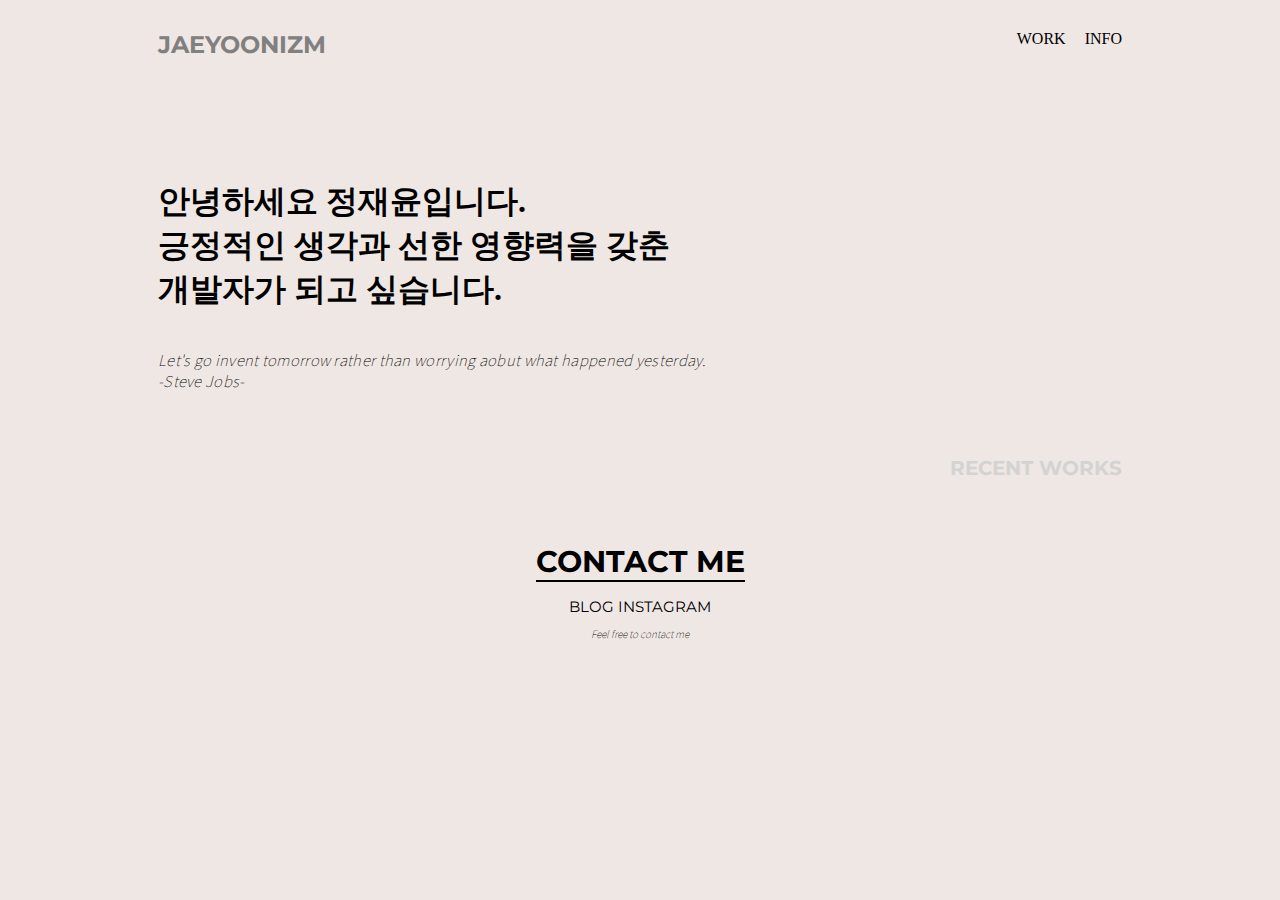
<file: index.html>
<!DOCTYPE html>
<html lang="en">
<head>
    <meta charset="UTF-8">
    <meta name="viewport" content="width=device-width, initial-scale=1.0">
    <title>Jeayoon Protfolio</title>
    <link rel="stylesheet" type="text/css" href="style.css">
    
    <link href="https://fonts.googleapis.com/css2?family=Montserrat:wght@200;400;500;600;800;900&display=swap" rel="stylesheet">
    <link href="https://fonts.googleapis.com/css2?family=Noto+Sans+KR:wght@100;300;400;500;700;900&display=swap" rel="stylesheet">
</head>
<body>
    <div class="frame">

        <nav class="navigator">
            <h3 class="site-name">JAEYOONIZM</h3>
            <ul>
                <li><a class="nav-menu" href="index.html">WORK</a></li>
                <li><a class="nav-menu" href="info.html">INFO</a></li>
            </ul>
        </nav>
     


        <div class="dashboard">
            <h1 class="korean-commnet">안녕하세요 <a class="sample">정재윤</a>입니다.<br>
                <a class="highlight type1">긍정적인 생각</a>과 <a class="highlight type2">선한 영향력</a>을 갖춘<br>
                <a class="highlight type3">개발자</a>가 되고 싶습니다.<br>
            </h1>

            <P class="english-comment">Let's go invent tomorrow rather than worrying aobut what happened yesterday.<br>
                -Steve Jobs-
            </P>
        </div>
            
        <h5 class="recent-menu">RECENT WORKS</h5> 

        <div class="recent-works"></div>

        <footer class="work-footer">
            <h3 class="contact">CONTACT ME</h3>
            <div class="contact-link">
                <a class="blog" href="https://velog.io/@sbjeong222">BLOG</a>
                <a class="instagram" href="https://www.instagram.com/88_yoon/">INSTAGRAM</a>
            </div>
            <p>Feel free to contact me</p>
        </footer>


    </div>
</body>
</html>
</file>
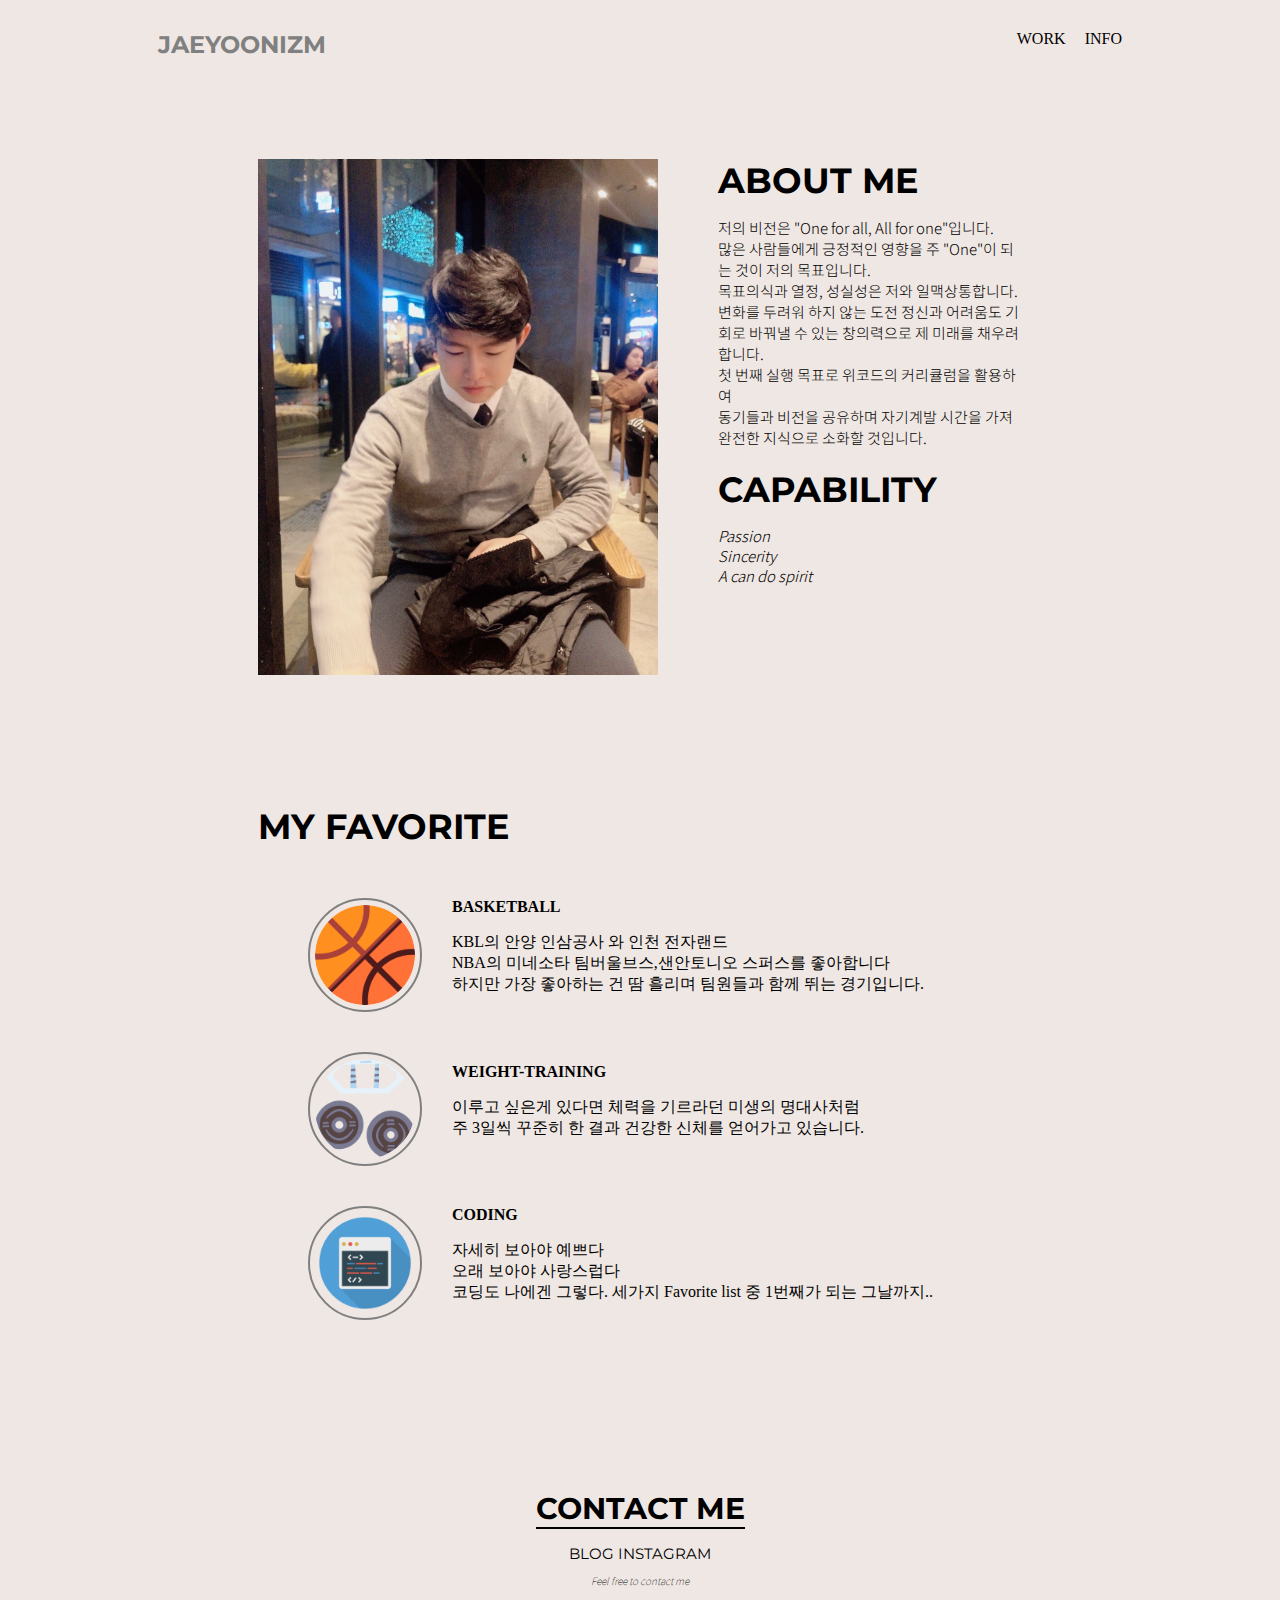
<file: info.html>
<!DOCTYPE html>
<html lang="en">
<head>
    <meta charset="UTF-8">
    <meta name="viewport" content="width=device-width, initial-scale=1.0">
    <title>INFO</title>
    <link rel="stylesheet" type="text/css" href="style.css">
    
    <link href="https://fonts.googleapis.com/css2?family=Montserrat:wght@200;400;500;600;800;900&display=swap" rel="stylesheet">
    <link href="https://fonts.googleapis.com/css2?family=Noto+Sans+KR:wght@100;300;400;500;700;900&display=swap" rel="stylesheet">
</head>
<body>
    <div class="frame">

        <nav class="navigator">
            <h3 class="site-name">JAEYOONIZM</h3>
            <ul>
                <li><a class="nav-menu" href="index.html">WORK</a></li>
                <li><a class="nav-menu" href="info.html">INFO</a></li>
            </ul>
        </nav>

            <div class="profile-section">
                <img class="profile-picture" src="profile.jpg">
                <div class="introduction">
                    <h2>ABOUT ME</h2>
                    <p> 저의 비전은 "One for all, All for one"입니다.<br>많은 사람들에게 긍정적인 영향을 주 "One"이 되는 것이 저의 목표입니다.<br>
                        목표의식과 열정, 성실성은 저와 일맥상통합니다.<br>변화를 두려워 하지 않는 도전 정신과 어려움도 기회로 바꿔낼 수 있는 창의력으로 제 미래를 채우려합니다.<br>
                        첫 번째 실행 목표로 위코드의 커리큘럼을 활용하여<br>동기들과 비전을 공유하며 자기계발 시간을 가져 완전한 지식으로 소화할 것입니다.</p>
                    <h2>CAPABILITY</h2>
                    <p class="capability">Passion<br>Sincerity<br>A can do spirit </p>
                    </div>

            </div>

            <h5 class="favorite-menu">MY FAVORITE</h5>

            <div class="favorite-section">
                <div class="favorite">
                    <img class="favorite-icon" src="basketball.png">
                    <div class="favorite-intro">
                        <h4 class="favorite-name">BASKETBALL</h4>
                        <p class="favoirte-explain">KBL의 안양 인삼공사 와 인천 전자랜드<br>
                            NBA의 미네소타 팀버울브스,샌안토니오 스퍼스를 좋아합니다<br>
                            하지만 가장 좋아하는 건 땀 흘리며 팀원들과 함께 뛰는 경기입니다.
                         </p>
                         
                    </div>
                </div>

                <div class="favorite">
                    <img class="favorite-icon" src="weight training.png">
                    <div class="favorite-intro">
                        <h4 class="favorite-name">WEIGHT-TRAINING</h4>
                        <p class="favoirte-explain"> 이루고 싶은게 있다면 체력을 기르라던 미생의 명대사처럼<br>
                             주 3일씩 꾸준히 한 결과 건강한 신체를 얻어가고 있습니다.<br>
                        </p>
                         
                    </div>
                </div>

                <div class="favorite">
                    <img class="favorite-icon" src="coding.png">
                    <div class="favorite-intro">
                        <h4 class="favorite-name">CODING</h4>
                        <p class="favoirte-explain">자세히 보아야 예쁘다<br>
                            오래 보아야 사랑스럽다<br>
                            코딩도 나에겐 그렇다. 세가지 Favorite list 중 1번째가 되는 그날까지..<br>
                            
</p>
                         
                    </div>
                </div>
            </div>
            
            <footer class="work-footer">
                <h3 class="contact">CONTACT ME</h3>
                <div class="contact-link">
                    <a class="blog" href="https://velog.io/@sbjeong222">BLOG</a>
                    <a class="instagram" href="https://www.instagram.com/88_yoon/">INSTAGRAM</a>
                </div>
                <p>Feel free to contact me</p>
            </footer>
    </div>
</body>
</html>
</file>
<file: style.css>
body{
    background-color: #EFE7E3;
}

.frame{
    margin: 30px 150px;
    display: flex;
    flex-direction: column;
}


/* navigator */

.navigator{
    display: flex;
    flex-direction: row;
    justify-content: space-between;
}

li{
    display: inline;
    align-self: center;
    margin: 0;
    margin-left: 15px;
}

ul{
    margin: 0;
}

.site-name{
    margin: 0;
    font-family: 'Montserrat', sans-serif;
    font-size: 24px;
    color: grey;
}

.nav menu{
    font-family: 'Montserrat', sans-serif;
    font-weight: 400;
    font-size: 16px;
}

a{
    color: black;
    text-decoration: none;
}

a:hover{
    color: white;
    transition: 0.3s;
}


/* dashboard */


 .dashboard{
     display: flex;
     flex-direction: column;
     margin-top: 100px;
 }

 .korean-comment{
     font-family:'Noto Sans KR', sans-serif;
     font-weight: 500;
     font-size: 50px;
 }

 .sample{
     background-color: #EFE7E3;
 }

 .sample:hover{
     background-color: transparent;
     color: white;
     -webkit-text-stroke: 1px black;
     transition: none ;
 }

 .highlight{
    background-color: #EFE7E3;
      
 }

 .highlight:hover{
    background-color:pink;
    -webkit-text-stroke: 1px black;
    transition: none ;
 }

 .type1:hover{
     background-color: orange;
 }

 .type2:hover{
    background-color: orange;
}

.type3:hover{
    background-color: transparent;
     color: white;
     -webkit-text-stroke: 1px black;
     transition: none ;
}

.english-comment{
    font-family: 'Noto Sans KR', sans-serif;
    font-weight: 100;
    font-size: 15px;
    font-style: italic;

    letter-spacing: 0.3px;
}


/* recent work */


.recent-menu{
    font-family: 'Montserrat', sans-serif;
    font-size: 20px;
    font-weight: 700;
    color: lightgrey;
    text-align: right;
    margin-top: 50px;
}


/* footer */


.work-footer{
    display: flex;
    flex-direction: column;
    align-items: center;
    margin-bottom: 50px;
}

.contact{
    font-family: 'Montserrat',sans-serif;
    font-size: 30px;
    font-weight: 700;
    color: black;
    margin-bottom: 15px;
    border-bottom: 2px solid black;
}

.contact-link{
    font-family: 'Montserrat', sans-serif;
    font-size: 15px;
    font-weight: 400;
    /* margin-left: 15px; */
}

.work-footer>p{
    font-family: 'Noto Sans KR', sans-serif;
    font-weight: 100;
    font-size: 10px;
    font-style: italic;
}

/* INFO Section */

/* profile-section */

.profile-section{
    display: flex;
    flex-direction: row;
    justify-content: center;
    align-items: flex-start;
    margin: 100px 100px;
}

.profile-picture{
    width: 400px;
    margin-right: 60px;
}

.introduction>h2{
    margin: 0;
    font-family: 'Montserrat',sans-serif;
    font-size: 35px;
}

.introduction>p{
    font-family: 'Noto Sans KR',sans-serif;
    font-weight: 300;
    font-size: 15px;
    margin-bottom: 20px;
}

.capability{
    font-family: 'Montserrat',sans-serif;
    font-weight: 400;
    font-size: 15px;
    font-style: italic;
    line-height: 20px;
}


/* favorite section */

.favorite-menu{
    font-family: 'Montserrat',sans-serif;
    font-size: 35px;
    margin: 30px 100px;
}

.favorite-section{
    display: flex;
    flex-direction: column;
    justify-content: flex-start;
    align-content: center;
    margin: 100px 150px;
    margin-top: 20px;
}

.favorite{
    display: flex;
    flex-direction: row;
    margin-bottom: 40px;
    align-items: center;
}

.favorite-icon{
    width: 100px;
    height: 100px;
    border: 2px solid grey;
    border-radius: 100px;
    padding: 5px;
}

.favorite-intro{
    margin-left: 30px;
}

.favorite-name{
    font-family: 'Montserrat' sans-serif;
    font-weight: 700px;
    margin-top: 0px;
    margin-bottom: 5px;
}

.favorite-explain{
    font-family: 'Noto Sans KR', sans-serif;
    font-weight: 300;
    font-size: 15px;
    margin: 10px;

}
</file>
